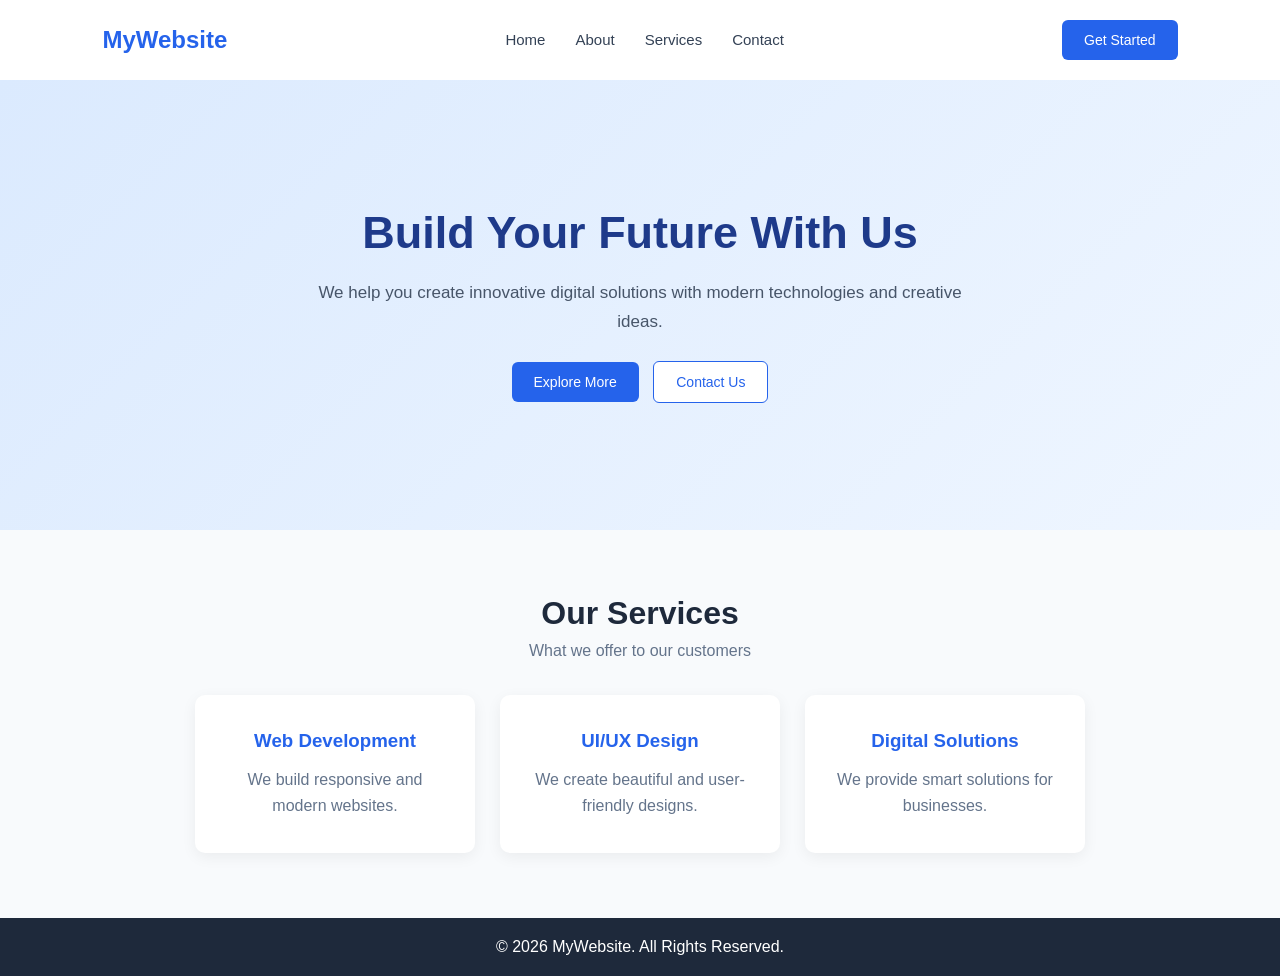
<file: index.html>
<!DOCTYPE html>
<html lang="en">
<head>
    <meta charset="UTF-8">
    <meta name="viewport" content="width=device-width, initial-scale=1.0">
    <title>My Website</title>
    <link rel="stylesheet" href="style.css">
</head>
<body>

    <!-- Navbar -->
    <header>
        <nav class="navbar">
            <h2 class="logo">MyWebsite</h2>

            <ul class="nav-links">
                <li><a href="#">Home</a></li>
                <li><a href="#">About</a></li>
                <li><a href="#">Services</a></li>
                <li><a href="#">Contact</a></li>
            </ul>

            <button class="nav-btn">Get Started</button>
        </nav>
    </header>

    <!-- Hero Section -->
    <section class="hero">
        <div class="hero-content">
            <h1>Build Your Future With Us</h1>

            <p>
                We help you create innovative digital solutions
                with modern technologies and creative ideas.
            </p>

            <button class="primary-btn">Explore More</button>
            <button class="secondary-btn">Contact Us</button>
        </div>
    </section>

    <!-- Services Section -->
    <section class="services">
        <h2>Our Services</h2>
        <p class="subtitle">What we offer to our customers</p>

        <div class="service-container">

            <div class="service-card">
                <h3>Web Development</h3>
                <p>We build responsive and modern websites.</p>
            </div>

            <div class="service-card">
                <h3>UI/UX Design</h3>
                <p>We create beautiful and user-friendly designs.</p>
            </div>

            <div class="service-card">
                <h3>Digital Solutions</h3>
                <p>We provide smart solutions for businesses.</p>
            </div>

        </div>
    </section>

    <!-- Footer -->
    <footer>
        <p>© 2026 MyWebsite. All Rights Reserved.</p>
    </footer>

</body>
</html>
</file>
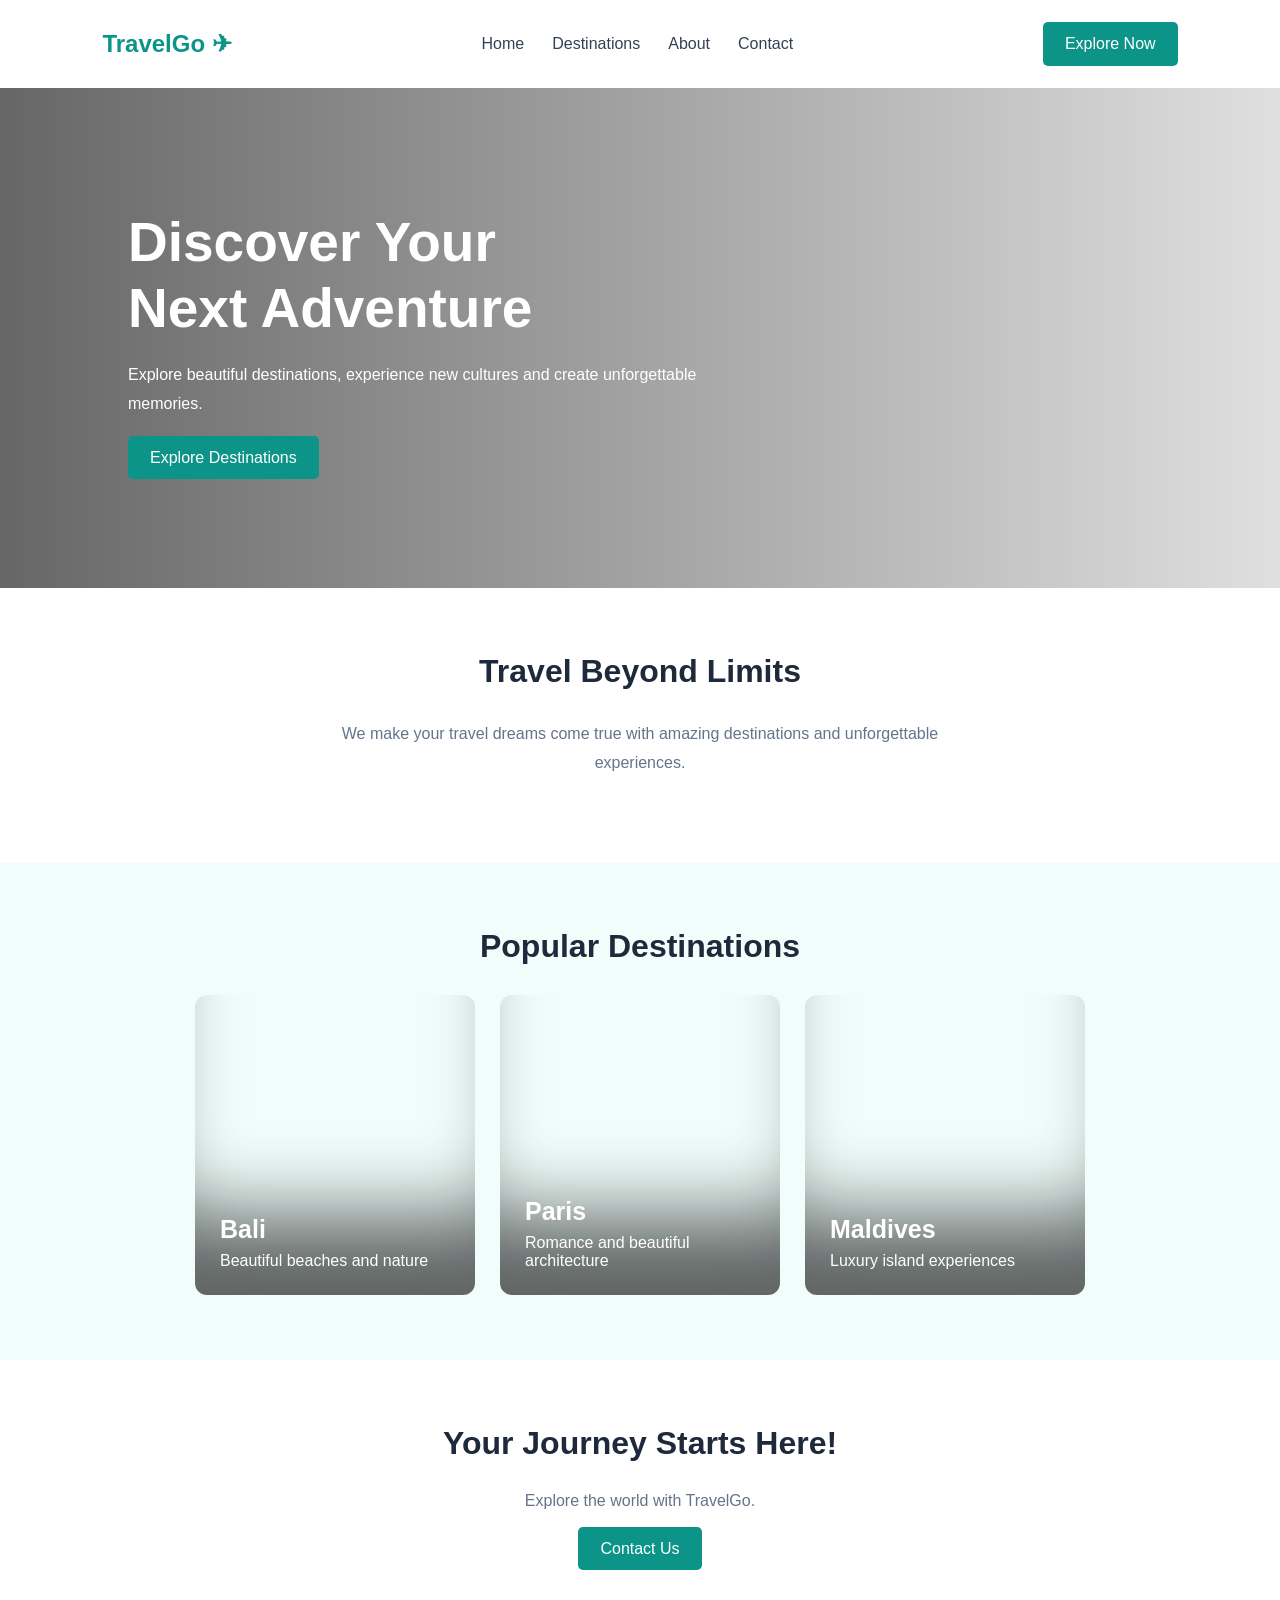
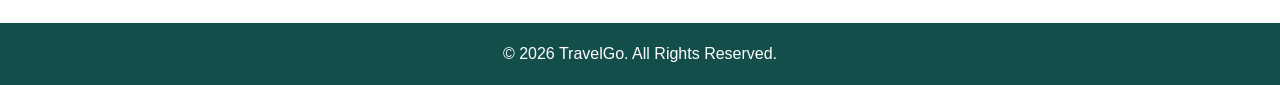
<file: travelgo/index.html>
<!DOCTYPE html>
<html lang="en">
<head>
    <meta charset="UTF-8">
    <meta name="viewport" content="width=device-width, initial-scale=1.0">
    <title>TravelGo - Explore The World</title>
    <link rel="stylesheet" href="style.css">
</head>
<body>

<header>
    <nav class="navbar">
        <h2>TravelGo ✈</h2>
        <div class="links">
            <a href="#">Home</a>
            <a href="#destinations">Destinations</a>
            <a href="#about">About</a>
            <a href="#contact">Contact</a>
        </div>
        <a href="#destinations" class="nav-btn">Explore Now</a>
    </nav>
</header>

<section class="hero">
    <div class="hero-content">
        <h1>Discover Your<br>Next Adventure</h1>
        <p>
            Explore beautiful destinations, experience new
            cultures and create unforgettable memories.
        </p>
        <a href="#destinations" class="btn">Explore Destinations</a>
    </div>
</section>

<section id="about" class="about">
    <h2>Travel Beyond Limits</h2>
    <p>
        We make your travel dreams come true with amazing
        destinations and unforgettable experiences.
    </p>
</section>

<section id="destinations" class="destinations">
    <h2>Popular Destinations</h2>

    <div class="destination-cards">

        <div class="card bali">
            <h3>Bali</h3>
            <p>Beautiful beaches and nature</p>
        </div>

        <div class="card paris">
            <h3>Paris</h3>
            <p>Romance and beautiful architecture</p>
        </div>

        <div class="card maldives">
            <h3>Maldives</h3>
            <p>Luxury island experiences</p>
        </div>

    </div>
</section>

<section id="contact" class="contact">
    <h2>Your Journey Starts Here!</h2>
    <p>Explore the world with TravelGo.</p>
    <a href="mailto:travel@example.com" class="btn">Contact Us</a>
</section>

<footer>
    <p>© 2026 TravelGo. All Rights Reserved.</p>
</footer>

</body>
</html>
</file>
<file: style.css>
/* Basic Reset */
* {
    margin: 0;
    padding: 0;
    box-sizing: border-box;
    font-family: Arial, sans-serif;
}

body {
    background-color: #f8fafc;
    color: #1e293b;
}

/* Navbar */
.navbar {
    display: flex;
    justify-content: space-between;
    align-items: center;
    padding: 20px 8%;
    background-color: white;
    box-shadow: 0 2px 10px rgba(0,0,0,0.05);
}

.logo {
    color: #2563eb;
}

.nav-links {
    display: flex;
    list-style: none;
    gap: 30px;
}

.nav-links a {
    text-decoration: none;
    color: #334155;
    font-size: 15px;
}

.nav-links a:hover {
    color: #2563eb;
}

button {
    padding: 12px 22px;
    border: none;
    border-radius: 6px;
    cursor: pointer;
    font-size: 14px;
}

.nav-btn,
.primary-btn {
    background-color: #2563eb;
    color: white;
}

/* Hero Section */
.hero {
    min-height: 450px;
    display: flex;
    align-items: center;
    justify-content: center;
    text-align: center;
    padding: 60px 20px;
    background: linear-gradient(135deg, #dbeafe, #eff6ff);
}

.hero-content {
    max-width: 650px;
}

.hero h1 {
    font-size: 45px;
    margin-bottom: 20px;
    color: #1e3a8a;
}

.hero p {
    font-size: 17px;
    line-height: 1.7;
    margin-bottom: 25px;
    color: #475569;
}

.primary-btn {
    margin-right: 10px;
}

.secondary-btn {
    background-color: white;
    color: #2563eb;
    border: 1px solid #2563eb;
}

/* Services */
.services {
    text-align: center;
    padding: 65px 8%;
}

.services h2 {
    font-size: 32px;
    margin-bottom: 10px;
}

.subtitle {
    color: #64748b;
    margin-bottom: 35px;
}

.service-container {
    display: flex;
    justify-content: center;
    gap: 25px;
    flex-wrap: wrap;
}

.service-card {
    background-color: white;
    padding: 35px 25px;
    width: 280px;
    border-radius: 10px;
    box-shadow: 0 4px 15px rgba(0,0,0,0.06);
    transition: 0.3s;
}

.service-card:hover {
    transform: translateY(-8px);
}

.service-card h3 {
    margin-bottom: 15px;
    color: #2563eb;
}

.service-card p {
    color: #64748b;
    line-height: 1.6;
}

/* Footer */
footer {
    background-color: #1e293b;
    color: white;
    text-align: center;
    padding: 20px;
}

/* Responsive Design */
@media (max-width: 768px) {

    .navbar {
        flex-direction: column;
        gap: 20px;
    }

    .nav-links {
        gap: 15px;
        flex-wrap: wrap;
        justify-content: center;
    }

    .hero h1 {
        font-size: 32px;
    }

    .service-container {
        flex-direction: column;
        align-items: center;
    }
}
</file>
<file: travelgo/style.css>
* {
    margin: 0;
    padding: 0;
    box-sizing: border-box;
    font-family: Arial, sans-serif;
}

html {
    scroll-behavior: smooth;
}

body {
    color: #1e293b;
}

.navbar {
    display: flex;
    justify-content: space-between;
    align-items: center;
    padding: 22px 8%;
    background: white;
}

.navbar h2 {
    color: #0d9488;
}

.links {
    display: flex;
    gap: 28px;
}

.links a {
    text-decoration: none;
    color: #334155;
}

.nav-btn, .btn {
    background: #0d9488;
    color: white;
    padding: 13px 22px;
    text-decoration: none;
    border-radius: 5px;
}

.hero {
    min-height: 500px;
    display: flex;
    align-items: center;
    padding: 70px 10%;
    background:
        linear-gradient(90deg, #00000099, #00000020),
        url("https://images.unsplash.com/photo-1501785888041-af3ef285b470?w=1600")
        center/cover;
    color: white;
}

.hero-content {
    max-width: 600px;
}

.hero h1 {
    font-size: 55px;
    line-height: 1.2;
    margin-bottom: 20px;
}

.hero p {
    line-height: 1.8;
    margin-bottom: 30px;
}

.about, .destinations, .contact {
    padding: 65px 10%;
    text-align: center;
}

.about p {
    color: #64748b;
    max-width: 600px;
    margin: 20px auto;
    line-height: 1.8;
}

.destinations {
    background: #f0fdfa;
}

.destinations h2, .about h2, .contact h2 {
    font-size: 32px;
    margin-bottom: 30px;
}

.destination-cards {
    display: flex;
    justify-content: center;
    flex-wrap: wrap;
    gap: 25px;
}

.card {
    width: 280px;
    height: 300px;
    border-radius: 12px;
    display: flex;
    flex-direction: column;
    justify-content: end;
    padding: 25px;
    color: white;
    text-align: left;
    background-size: cover;
    background-position: center;
    box-shadow: inset 0 -120px 80px -40px #00000099;
}

.bali {
    background-image: url("https://images.unsplash.com/photo-1537996194471-e657df975ab4?w=700");
}

.paris {
    background-image: url("https://images.unsplash.com/photo-1502602898657-3e91760cbb34?w=700");
}

.maldives {
    background-image: url("https://images.unsplash.com/photo-1514282401047-d79a71a590e8?w=700");
}

.card h3 {
    font-size: 25px;
    margin-bottom: 8px;
}

.contact p {
    color: #64748b;
    margin-bottom: 30px;
}

footer {
    background: #134e4a;
    color: white;
    padding: 22px;
    text-align: center;
}

@media(max-width: 768px) {
    .navbar {
        flex-direction: column;
        gap: 20px;
    }

    .links {
        flex-wrap: wrap;
        justify-content: center;
        gap: 15px;
    }

    .hero h1 {
        font-size: 38px;
    }
}
</file>
